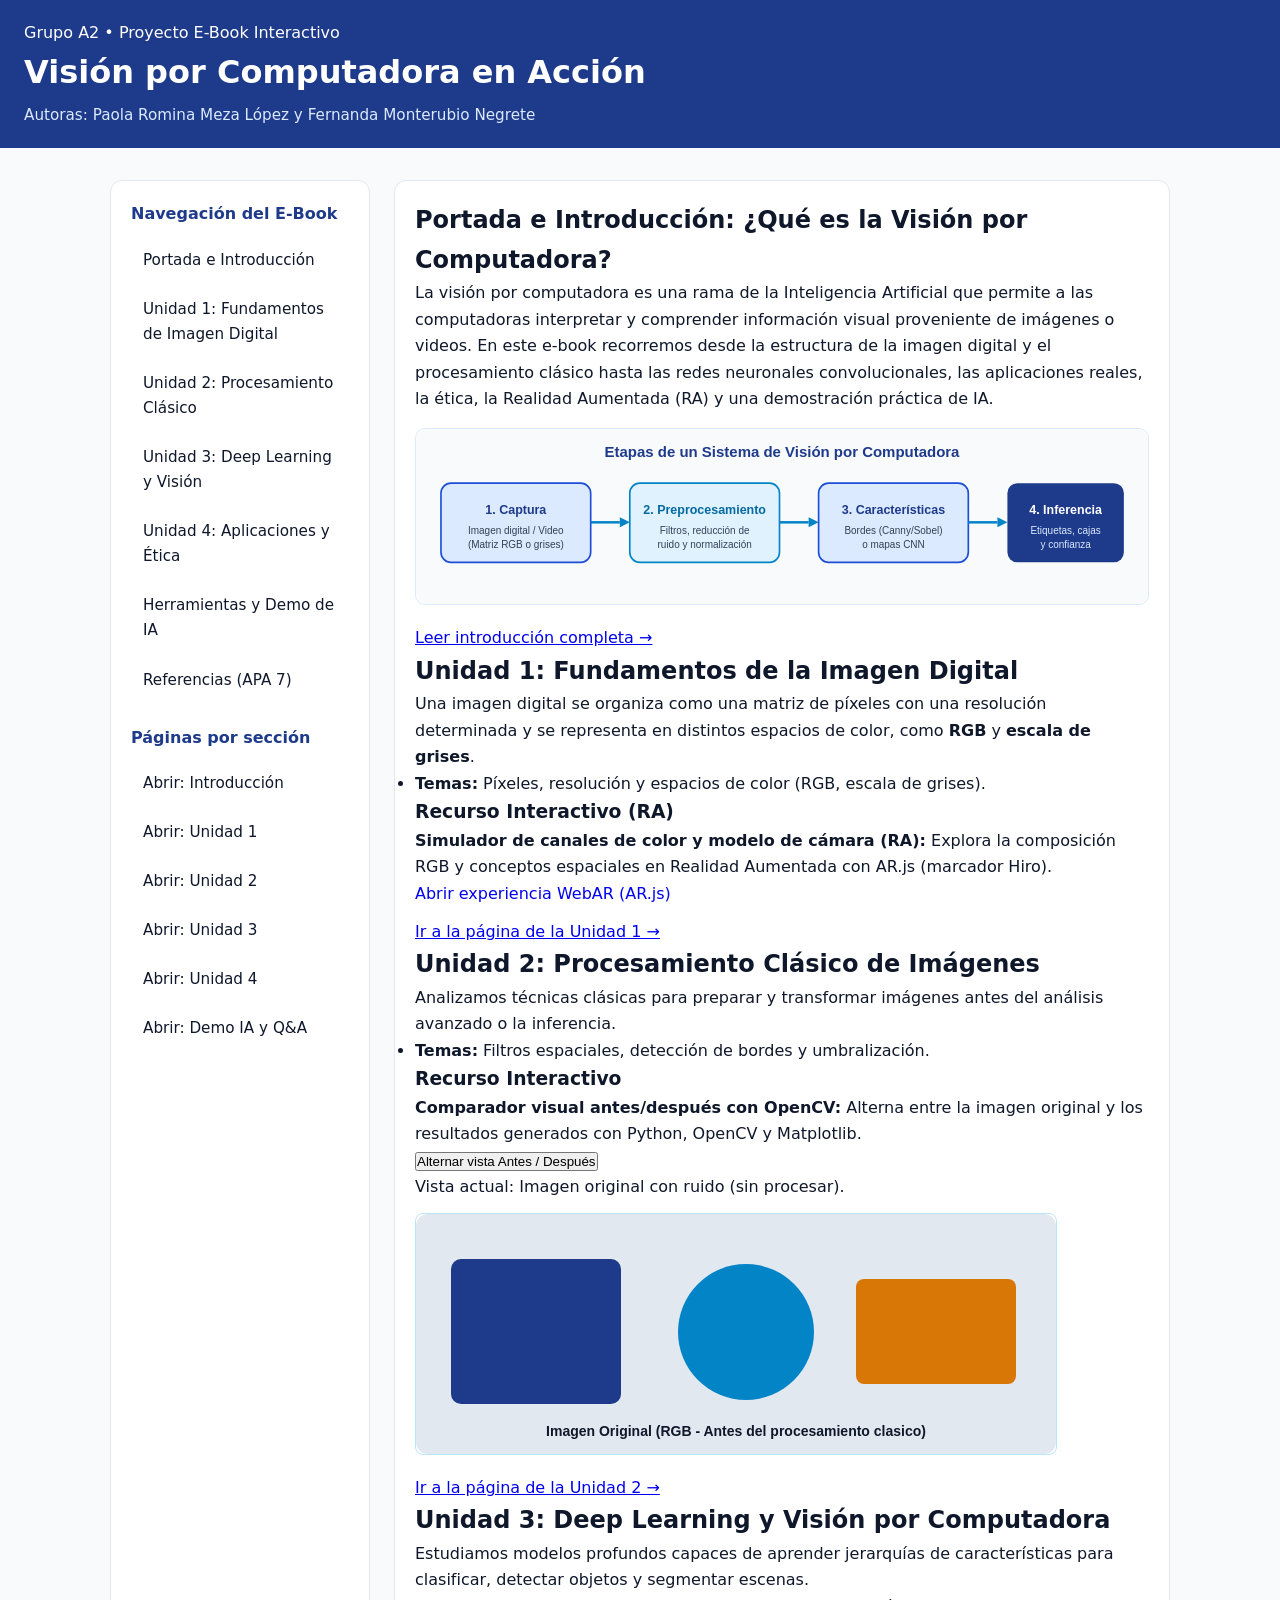
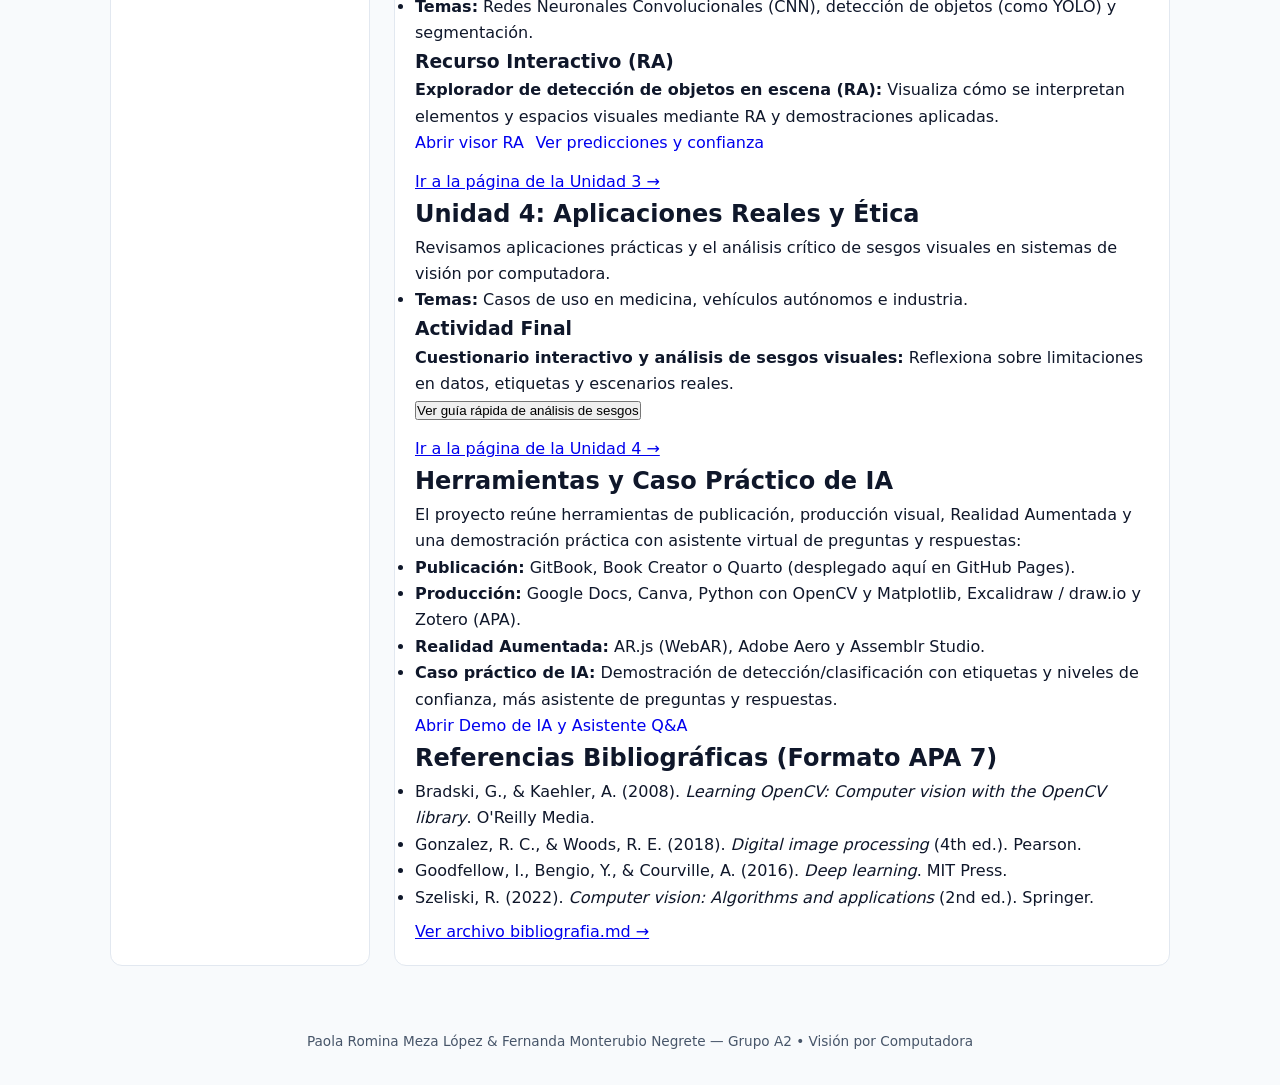
<file: index.html>
<!DOCTYPE html>
<html lang="es">
<head>
  <meta charset="UTF-8" />
  <meta name="viewport" content="width=device-width, initial-scale=1.0" />
  <title>E-Book Interactivo: Visión por Computadora, RA e IA</title>
  <link rel="stylesheet" href="styles.css" />
</head>
<body>
  <header class="topbar">
    <div class="container">
      <span class="badge">Grupo A2 • Proyecto E-Book Interactivo</span>
      <h1>Visión por Computadora en Acción</h1>
      <p>Autoras: Paola Romina Meza López y Fernanda Monterubio Negrete</p>
    </div>
  </header>

  <div class="layout">
    <aside class="sidebar">
      <h2>Navegación del E-Book</h2>
      <ul class="nav-list">
        <li><a href="#introduccion">Portada e Introducción</a></li>
        <li><a href="#unidad-1">Unidad 1: Fundamentos de Imagen Digital</a></li>
        <li><a href="#unidad-2">Unidad 2: Procesamiento Clásico</a></li>
        <li><a href="#unidad-3">Unidad 3: Deep Learning y Visión</a></li>
        <li><a href="#unidad-4">Unidad 4: Aplicaciones y Ética</a></li>
        <li><a href="#herramientas">Herramientas y Demo de IA</a></li>
        <li><a href="#referencias">Referencias (APA 7)</a></li>
      </ul>

      <h2 style="margin-top: 1.5rem;">Páginas por sección</h2>
      <ul class="nav-list">
        <li><a href="secciones/introduccion.html">Abrir: Introducción</a></li>
        <li><a href="secciones/unidad-1.html">Abrir: Unidad 1</a></li>
        <li><a href="secciones/unidad-2.html">Abrir: Unidad 2</a></li>
        <li><a href="secciones/unidad-3.html">Abrir: Unidad 3</a></li>
        <li><a href="secciones/unidad-4.html">Abrir: Unidad 4</a></li>
        <li><a href="demo_ia/index.html">Abrir: Demo IA y Q&amp;A</a></li>
      </ul>
    </aside>

    <main class="content">
      <!-- PORTADA E INTRODUCCIÓN -->
      <section id="introduccion">
        <h2>Portada e Introducción: ¿Qué es la Visión por Computadora?</h2>
        <p>
          La visión por computadora es una rama de la Inteligencia Artificial que permite a las computadoras interpretar y comprender información visual proveniente de imágenes o videos. En este e-book recorremos desde la estructura de la imagen digital y el procesamiento clásico hasta las redes neuronales convolucionales, las aplicaciones reales, la ética, la Realidad Aumentada (RA) y una demostración práctica de IA.
        </p>
        <img
          src="assets/diagramas/pipeline-vision.svg"
          alt="Etapas de un sistema de visión por computadora: captura, preprocesamiento, características e inferencia"
          style="max-width: 100%; height: auto; border-radius: 10px; margin-top: 1rem; border: 1px solid #dbeafe;"
        />
        <p style="margin-top: 0.75rem;">
          <a href="secciones/introduccion.html">Leer introducción completa →</a>
        </p>
      </section>

      <!-- UNIDAD 1 -->
      <section id="unidad-1" class="bloque">
        <h2>Unidad 1: Fundamentos de la Imagen Digital</h2>
        <p>
          Una imagen digital se organiza como una matriz de píxeles con una resolución determinada y se representa en distintos espacios de color, como <strong>RGB</strong> y <strong>escala de grises</strong>.
        </p>
        <ul>
          <li><strong>Temas:</strong> Píxeles, resolución y espacios de color (RGB, escala de grises).</li>
        </ul>
        <div class="recurso-box">
          <h3>Recurso Interactivo (RA)</h3>
          <p><strong>Simulador de canales de color y modelo de cámara (RA):</strong> Explora la composición RGB y conceptos espaciales en Realidad Aumentada con AR.js (marcador Hiro).</p>
          <a href="assets/ra_assets/visor-ra.html" class="btn" style="display: inline-block; text-decoration: none;">Abrir experiencia WebAR (AR.js)</a>
        </div>
        <p style="margin-top: 0.75rem;">
          <a href="secciones/unidad-1.html">Ir a la página de la Unidad 1 →</a>
        </p>
      </section>

      <!-- UNIDAD 2 -->
      <section id="unidad-2" class="bloque">
        <h2>Unidad 2: Procesamiento Clásico de Imágenes</h2>
        <p>
          Analizamos técnicas clásicas para preparar y transformar imágenes antes del análisis avanzado o la inferencia.
        </p>
        <ul>
          <li><strong>Temas:</strong> Filtros espaciales, detección de bordes y umbralización.</li>
        </ul>
        <div class="recurso-box">
          <h3>Recurso Interactivo</h3>
          <p><strong>Comparador visual antes/después con OpenCV:</strong> Alterna entre la imagen original y los resultados generados con Python, OpenCV y Matplotlib.</p>
          <button type="button" class="btn" onclick="alternarComparador()">Alternar vista Antes / Después</button>
          <p id="comparador-texto" class="nota-dinamica">Vista actual: Imagen original con ruido (sin procesar).</p>
          <img
            id="img-comparador"
            src="assets/imagenes_opencv/original.svg"
            alt="Imagen original sin procesar"
            style="max-width: 100%; height: auto; border-radius: 8px; margin-top: 0.75rem; border: 1px solid #bae6fd;"
          />
        </div>
        <p style="margin-top: 0.75rem;">
          <a href="secciones/unidad-2.html">Ir a la página de la Unidad 2 →</a>
        </p>
      </section>

      <!-- UNIDAD 3 -->
      <section id="unidad-3" class="bloque">
        <h2>Unidad 3: Deep Learning y Visión por Computadora</h2>
        <p>
          Estudiamos modelos profundos capaces de aprender jerarquías de características para clasificar, detectar objetos y segmentar escenas.
        </p>
        <ul>
          <li><strong>Temas:</strong> Redes Neuronales Convolucionales (CNN), detección de objetos (como YOLO) y segmentación.</li>
        </ul>
        <div class="recurso-box">
          <h3>Recurso Interactivo (RA)</h3>
          <p><strong>Explorador de detección de objetos en escena (RA):</strong> Visualiza cómo se interpretan elementos y espacios visuales mediante RA y demostraciones aplicadas.</p>
          <a href="assets/ra_assets/visor-ra.html" class="btn" style="display: inline-block; text-decoration: none;">Abrir visor RA</a>
          <a href="demo_ia/index.html" class="btn" style="display: inline-block; text-decoration: none; margin-left: 0.4rem;">Ver predicciones y confianza</a>
        </div>
        <p style="margin-top: 0.75rem;">
          <a href="secciones/unidad-3.html">Ir a la página de la Unidad 3 →</a>
        </p>
      </section>

      <!-- UNIDAD 4 -->
      <section id="unidad-4" class="bloque">
        <h2>Unidad 4: Aplicaciones Reales y Ética</h2>
        <p>
          Revisamos aplicaciones prácticas y el análisis crítico de sesgos visuales en sistemas de visión por computadora.
        </p>
        <ul>
          <li><strong>Temas:</strong> Casos de uso en medicina, vehículos autónomos e industria.</li>
        </ul>
        <div class="recurso-box">
          <h3>Actividad Final</h3>
          <p><strong>Cuestionario interactivo y análisis de sesgos visuales:</strong> Reflexiona sobre limitaciones en datos, etiquetas y escenarios reales.</p>
          <button type="button" class="btn" onclick="mostrarPistaEtica()">Ver guía rápida de análisis de sesgos</button>
          <p id="pista-etica" class="nota-dinamica"></p>
        </div>
        <p style="margin-top: 0.75rem;">
          <a href="secciones/unidad-4.html">Ir a la página de la Unidad 4 →</a>
        </p>
      </section>

      <!-- HERRAMIENTAS Y DEMO DE IA -->
      <section id="herramientas" class="bloque">
        <h2>Herramientas y Caso Práctico de IA</h2>
        <p>
          El proyecto reúne herramientas de publicación, producción visual, Realidad Aumentada y una demostración práctica con asistente virtual de preguntas y respuestas:
        </p>
        <ul>
          <li><strong>Publicación:</strong> GitBook, Book Creator o Quarto (desplegado aquí en GitHub Pages).</li>
          <li><strong>Producción:</strong> Google Docs, Canva, Python con OpenCV y Matplotlib, Excalidraw / draw.io y Zotero (APA).</li>
          <li><strong>Realidad Aumentada:</strong> AR.js (WebAR), Adobe Aero y Assemblr Studio.</li>
          <li><strong>Caso práctico de IA:</strong> Demostración de detección/clasificación con etiquetas y niveles de confianza, más asistente de preguntas y respuestas.</li>
        </ul>
        <a href="demo_ia/index.html" class="btn" style="display: inline-block; text-decoration: none;">Abrir Demo de IA y Asistente Q&amp;A</a>
      </section>

      <!-- REFERENCIAS APA 7 -->
      <section id="referencias" class="bloque">
        <h2>Referencias Bibliográficas (Formato APA 7)</h2>
        <ul class="apa-list">
          <li>Bradski, G., &amp; Kaehler, A. (2008). <em>Learning OpenCV: Computer vision with the OpenCV library</em>. O'Reilly Media.</li>
          <li>Gonzalez, R. C., &amp; Woods, R. E. (2018). <em>Digital image processing</em> (4th ed.). Pearson.</li>
          <li>Goodfellow, I., Bengio, Y., &amp; Courville, A. (2016). <em>Deep learning</em>. MIT Press.</li>
          <li>Szeliski, R. (2022). <em>Computer vision: Algorithms and applications</em> (2nd ed.). Springer.</li>
        </ul>
        <p style="margin-top: 0.5rem;">
          <a href="referencias/bibliografia.md">Ver archivo bibliografia.md →</a>
        </p>
      </section>
    </main>
  </div>

  <footer class="footer">
    Paola Romina Meza López &amp; Fernanda Monterubio Negrete — Grupo A2 • Visión por Computadora
  </footer>

  <script src="app.js"></script>
</body>
</html>
</file>
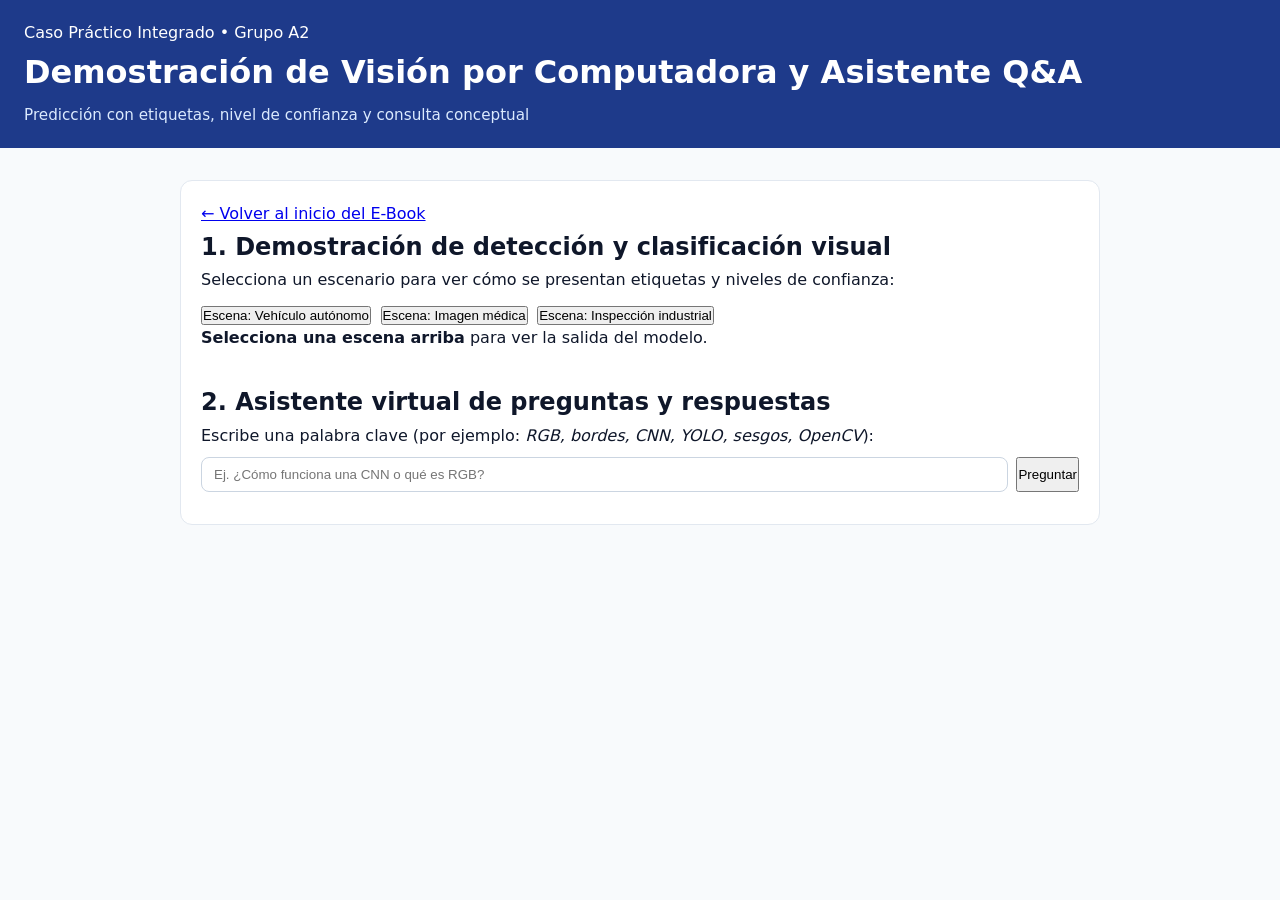
<file: demo_ia/index.html>
<!DOCTYPE html>
<html lang="es">
<head>
  <meta charset="UTF-8" />
  <meta name="viewport" content="width=device-width, initial-scale=1.0" />
  <title>Demo de IA y Asistente — Visión por Computadora</title>
  <link rel="stylesheet" href="../styles.css" />
</head>
<body>
  <header class="topbar">
    <div class="container">
      <span class="badge">Caso Práctico Integrado • Grupo A2</span>
      <h1>Demostración de Visión por Computadora y Asistente Q&amp;A</h1>
      <p>Predicción con etiquetas, nivel de confianza y consulta conceptual</p>
    </div>
  </header>

  <main class="content" style="max-width: 920px; margin: 2rem auto;">
    <p><a href="../index.html">← Volver al inicio del E-Book</a></p>

    <h2>1. Demostración de detección y clasificación visual</h2>
    <p>Selecciona un escenario para ver cómo se presentan etiquetas y niveles de confianza:</p>

    <div style="display: flex; flex-wrap: wrap; gap: 0.6rem; margin-top: 0.75rem;">
      <button type="button" class="btn" onclick="ejecutarDemo('vial')">Escena: Vehículo autónomo</button>
      <button type="button" class="btn" onclick="ejecutarDemo('medica')">Escena: Imagen médica</button>
      <button type="button" class="btn" onclick="ejecutarDemo('industria')">Escena: Inspección industrial</button>
    </div>

    <div class="recurso-box" id="panel-prediccion">
      <p><strong>Selecciona una escena arriba</strong> para ver la salida del modelo.</p>
    </div>

    <h2 style="margin-top: 2rem;">2. Asistente virtual de preguntas y respuestas</h2>
    <p>Escribe una palabra clave (por ejemplo: <em>RGB, bordes, CNN, YOLO, sesgos, OpenCV</em>):</p>
    <div style="display: flex; gap: 0.5rem; flex-wrap: wrap; margin-top: 0.5rem;">
      <input type="text" id="input-pregunta" placeholder="Ej. ¿Cómo funciona una CNN o qué es RGB?" style="flex: 1; min-width: 240px; padding: 0.55rem 0.75rem; border: 1px solid #cbd5e1; border-radius: 8px;" />
      <button type="button" class="btn" style="margin-top: 0;" onclick="consultarAsistente()">Preguntar</button>
    </div>
    <p id="respuesta-asistente" class="nota-dinamica" style="margin-top: 0.75rem;"></p>
  </main>

  <script>
    function ejecutarDemo(caso) {
      const panel = document.getElementById("panel-prediccion");
      const datos = {
        vial: {
          arquitectura: "Detección de objetos en tiempo real (arquitectura tipo YOLO)",
          entrada: "Fotograma urbano frontal (1280×720 px, RGB)",
          predicciones: [
            "Peatón en cruce — Confianza: 96.4%",
            "Semáforo en verde — Confianza: 92.1%",
            "Carril vehicular — Confianza: 89.7%"
          ]
        },
        medica: {
          arquitectura: "Segmentación y clasificación visual (CNN)",
          entrada: "Radiografía de tórax en escala de grises (512×512 px)",
          predicciones: [
            "Región pulmonar segmentada — Confianza: 94.8%",
            "Sin hallazgos anómalos críticos — Confianza: 88.5%"
          ]
        },
        industria: {
          arquitectura: "Inspección de calidad automatizada (CNN + filtros previos)",
          entrada: "Pieza manufacturada en banda transportadora",
          predicciones: [
            "Pieza conforme a tolerancia — Confianza: 97.2%",
            "Alineación correcta — Confianza: 93.0%"
          ]
        }
      };

      const item = datos[caso];
      panel.innerHTML = `
        <p><strong>Arquitectura:</strong> ${item.arquitectura}</p>
        <p><strong>Imagen de entrada:</strong> ${item.entrada}</p>
        <p><strong>Predicciones y confianza:</strong></p>
        <ul>${item.predicciones.map(p => `<li>${p}</li>`).join("")}</ul>
      `;
    }

    function consultarAsistente() {
      const texto = document.getElementById("input-pregunta").value.toLowerCase();
      const salida = document.getElementById("respuesta-asistente");

      if (texto.includes("rgb") || texto.includes("gris") || texto.includes("pixel")) {
        salida.textContent = "Una imagen digital es una matriz de píxeles. RGB combina tres canales (rojo, verde y azul), mientras que la escala de grises usa un solo canal de luminancia (Gonzalez & Woods, 2018).";
      } else if (texto.includes("borde") || texto.includes("filtro") || texto.includes("opencv") || texto.includes("umbral")) {
        salida.textContent = "El procesamiento clásico usa filtros espaciales (como el gaussiano), detección de bordes (Canny/Sobel) y umbralización (como Otsu) para extraer estructura con OpenCV (Bradski & Kaehler, 2008).";
      } else if (texto.includes("cnn") || texto.includes("yolo") || texto.includes("deep") || texto.includes("segment")) {
        salida.textContent = "Las Redes Neuronales Convolucionales (CNN) aprenden características visuales jerárquicas para clasificar, detectar objetos (como YOLO) o segmentar regiones a nivel de píxel (Goodfellow et al., 2016; Szeliski, 2022).";
      } else if (texto.includes("sesgo") || texto.includes("etica") || texto.includes("ética")) {
        salida.textContent = "Los sesgos visuales surgen cuando los datos de entrenamiento no representan adecuadamente distintos entornos, iluminación o grupos humanos, generando fallos desiguales en producción.";
      } else {
        salida.textContent = "Puedo ayudarte con temas del e-book: píxeles y RGB, filtros y bordes con OpenCV, redes CNN/YOLO, aplicaciones reales o sesgos visuales. Intenta incluir una de esas palabras clave.";
      }
    }
  </script>
</body>
</html>
</file>
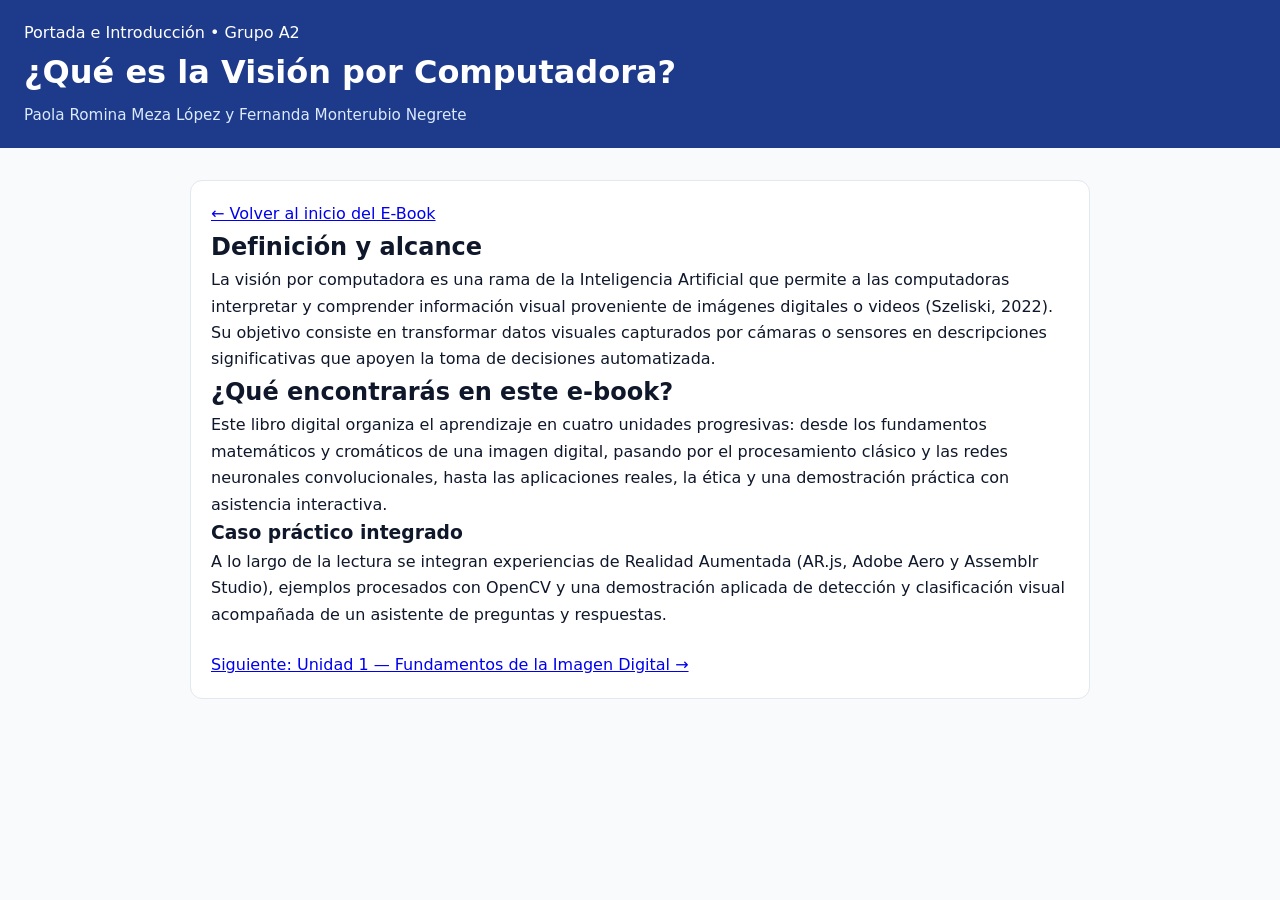
<file: secciones/introduccion.html>
<!DOCTYPE html>
<html lang="es">
<head>
  <meta charset="UTF-8" />
  <meta name="viewport" content="width=device-width, initial-scale=1.0" />
  <title>Introducción — Visión por Computadora</title>
  <link rel="stylesheet" href="../styles.css" />
</head>
<body>
  <header class="topbar">
    <div class="container">
      <span class="badge">Portada e Introducción • Grupo A2</span>
      <h1>¿Qué es la Visión por Computadora?</h1>
      <p>Paola Romina Meza López y Fernanda Monterubio Negrete</p>
    </div>
  </header>

  <main class="content" style="max-width: 900px; margin: 2rem auto;">
    <p><a href="../index.html">← Volver al inicio del E-Book</a></p>

    <h2>Definición y alcance</h2>
    <p>
      La visión por computadora es una rama de la Inteligencia Artificial que permite a las computadoras interpretar y comprender información visual proveniente de imágenes digitales o videos (Szeliski, 2022). Su objetivo consiste en transformar datos visuales capturados por cámaras o sensores en descripciones significativas que apoyen la toma de decisiones automatizada.
    </p>

    <h2>¿Qué encontrarás en este e-book?</h2>
    <p>
      Este libro digital organiza el aprendizaje en cuatro unidades progresivas: desde los fundamentos matemáticos y cromáticos de una imagen digital, pasando por el procesamiento clásico y las redes neuronales convolucionales, hasta las aplicaciones reales, la ética y una demostración práctica con asistencia interactiva.
    </p>

    <div class="recurso-box">
      <h3>Caso práctico integrado</h3>
      <p>
        A lo largo de la lectura se integran experiencias de Realidad Aumentada (AR.js, Adobe Aero y Assemblr Studio), ejemplos procesados con OpenCV y una demostración aplicada de detección y clasificación visual acompañada de un asistente de preguntas y respuestas.
      </p>
    </div>

    <p style="margin-top: 1.5rem;"><a href="unidad-1.html">Siguiente: Unidad 1 — Fundamentos de la Imagen Digital →</a></p>
  </main>
</body>
</html>
</file>
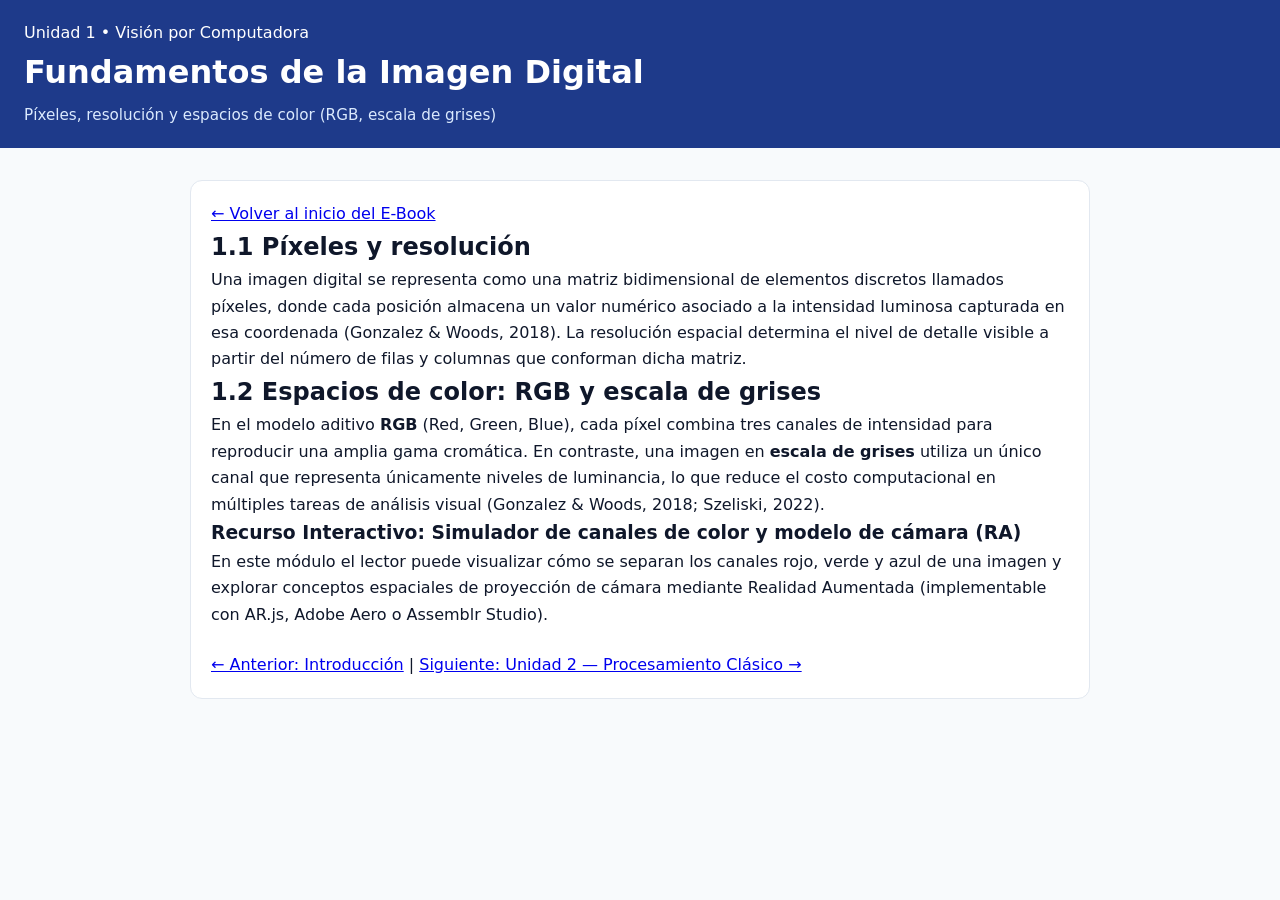
<file: secciones/unidad-1.html>
<!DOCTYPE html>
<html lang="es">
<head>
  <meta charset="UTF-8" />
  <meta name="viewport" content="width=device-width, initial-scale=1.0" />
  <title>Unidad 1 — Fundamentos de la Imagen Digital</title>
  <link rel="stylesheet" href="../styles.css" />
</head>
<body>
  <header class="topbar">
    <div class="container">
      <span class="badge">Unidad 1 • Visión por Computadora</span>
      <h1>Fundamentos de la Imagen Digital</h1>
      <p>Píxeles, resolución y espacios de color (RGB, escala de grises)</p>
    </div>
  </header>

  <main class="content" style="max-width: 900px; margin: 2rem auto;">
    <p><a href="../index.html">← Volver al inicio del E-Book</a></p>

    <h2>1.1 Píxeles y resolución</h2>
    <p>
      Una imagen digital se representa como una matriz bidimensional de elementos discretos llamados píxeles, donde cada posición almacena un valor numérico asociado a la intensidad luminosa capturada en esa coordenada (Gonzalez &amp; Woods, 2018). La resolución espacial determina el nivel de detalle visible a partir del número de filas y columnas que conforman dicha matriz.
    </p>

    <h2>1.2 Espacios de color: RGB y escala de grises</h2>
    <p>
      En el modelo aditivo <strong>RGB</strong> (Red, Green, Blue), cada píxel combina tres canales de intensidad para reproducir una amplia gama cromática. En contraste, una imagen en <strong>escala de grises</strong> utiliza un único canal que representa únicamente niveles de luminancia, lo que reduce el costo computacional en múltiples tareas de análisis visual (Gonzalez &amp; Woods, 2018; Szeliski, 2022).
    </p>

    <div class="recurso-box">
      <h3>Recurso Interactivo: Simulador de canales de color y modelo de cámara (RA)</h3>
      <p>
        En este módulo el lector puede visualizar cómo se separan los canales rojo, verde y azul de una imagen y explorar conceptos espaciales de proyección de cámara mediante Realidad Aumentada (implementable con AR.js, Adobe Aero o Assemblr Studio).
      </p>
    </div>

    <p style="margin-top: 1.5rem;">
      <a href="introduccion.html">← Anterior: Introducción</a> |
      <a href="unidad-2.html">Siguiente: Unidad 2 — Procesamiento Clásico →</a>
    </p>
  </main>
</body>
</html>
</file>
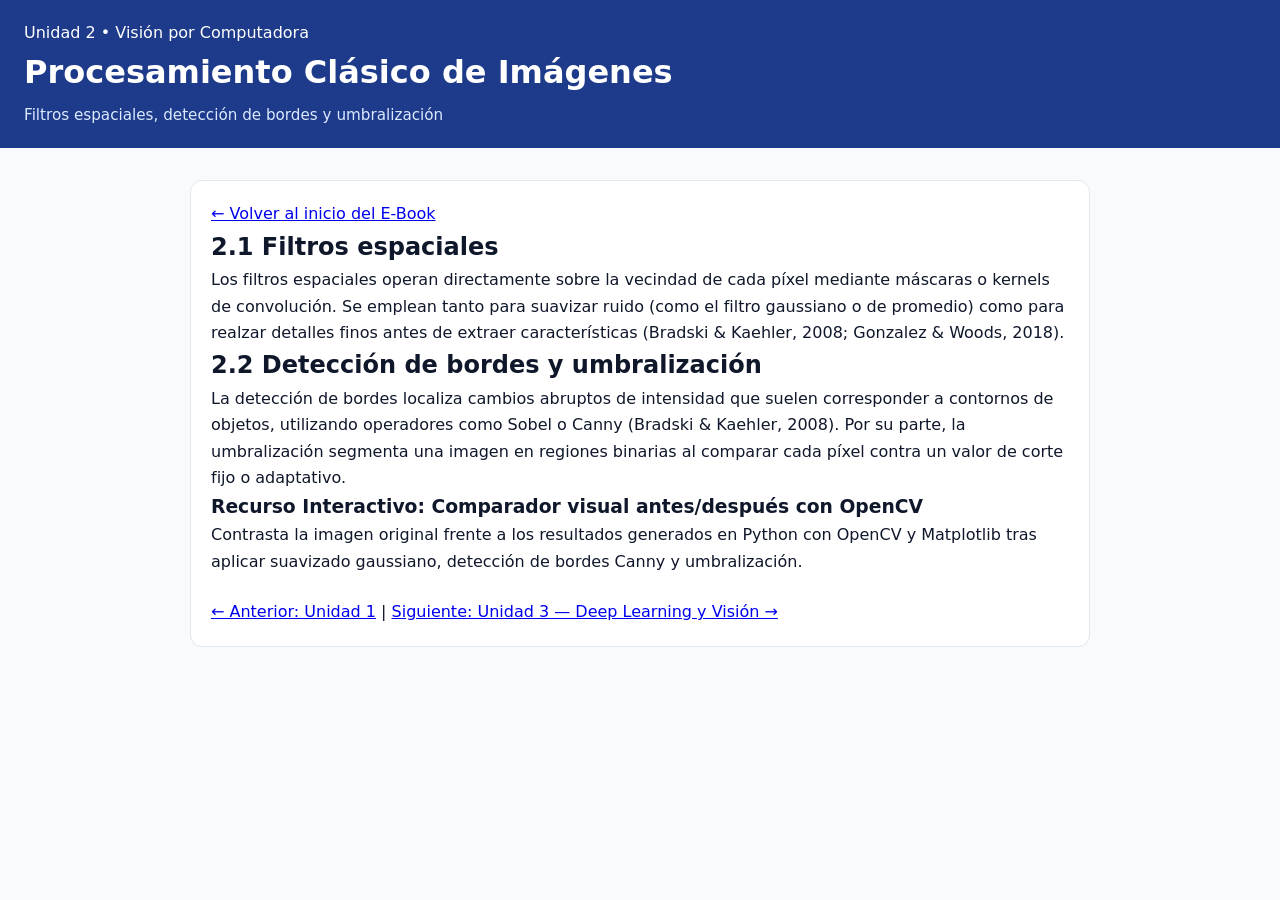
<file: secciones/unidad-2.html>
<!DOCTYPE html>
<html lang="es">
<head>
  <meta charset="UTF-8" />
  <meta name="viewport" content="width=device-width, initial-scale=1.0" />
  <title>Unidad 2 — Procesamiento Clásico de Imágenes</title>
  <link rel="stylesheet" href="../styles.css" />
</head>
<body>
  <header class="topbar">
    <div class="container">
      <span class="badge">Unidad 2 • Visión por Computadora</span>
      <h1>Procesamiento Clásico de Imágenes</h1>
      <p>Filtros espaciales, detección de bordes y umbralización</p>
    </div>
  </header>

  <main class="content" style="max-width: 900px; margin: 2rem auto;">
    <p><a href="../index.html">← Volver al inicio del E-Book</a></p>

    <h2>2.1 Filtros espaciales</h2>
    <p>
      Los filtros espaciales operan directamente sobre la vecindad de cada píxel mediante máscaras o kernels de convolución. Se emplean tanto para suavizar ruido (como el filtro gaussiano o de promedio) como para realzar detalles finos antes de extraer características (Bradski &amp; Kaehler, 2008; Gonzalez &amp; Woods, 2018).
    </p>

    <h2>2.2 Detección de bordes y umbralización</h2>
    <p>
      La detección de bordes localiza cambios abruptos de intensidad que suelen corresponder a contornos de objetos, utilizando operadores como Sobel o Canny (Bradski &amp; Kaehler, 2008). Por su parte, la umbralización segmenta una imagen en regiones binarias al comparar cada píxel contra un valor de corte fijo o adaptativo.
    </p>

    <div class="recurso-box">
      <h3>Recurso Interactivo: Comparador visual antes/después con OpenCV</h3>
      <p>
        Contrasta la imagen original frente a los resultados generados en Python con OpenCV y Matplotlib tras aplicar suavizado gaussiano, detección de bordes Canny y umbralización.
      </p>
    </div>

    <p style="margin-top: 1.5rem;">
      <a href="unidad-1.html">← Anterior: Unidad 1</a> |
      <a href="unidad-3.html">Siguiente: Unidad 3 — Deep Learning y Visión →</a>
    </p>
  </main>
</body>
</html>
</file>
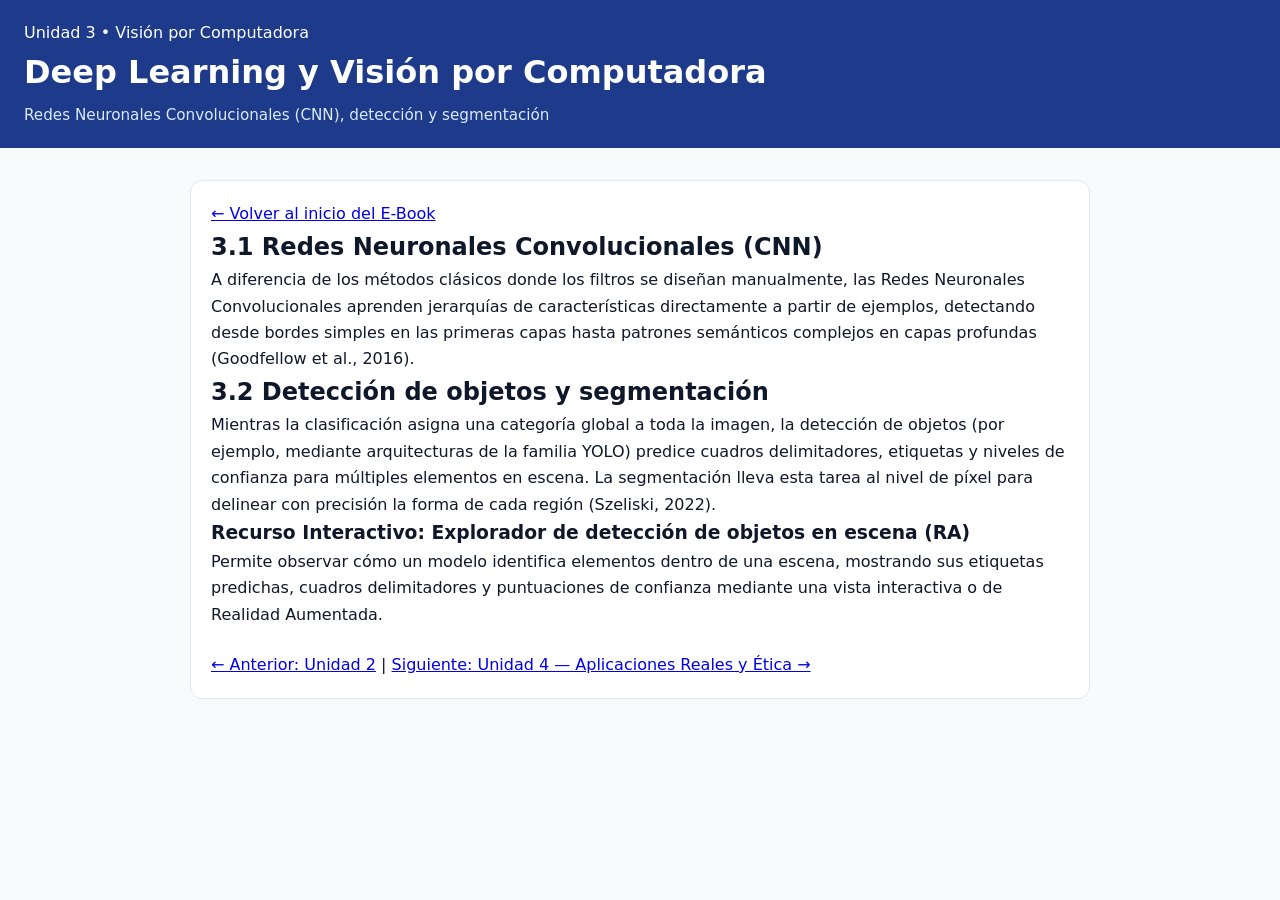
<file: secciones/unidad-3.html>
<!DOCTYPE html>
<html lang="es">
<head>
  <meta charset="UTF-8" />
  <meta name="viewport" content="width=device-width, initial-scale=1.0" />
  <title>Unidad 3 — Deep Learning y Visión por Computadora</title>
  <link rel="stylesheet" href="../styles.css" />
</head>
<body>
  <header class="topbar">
    <div class="container">
      <span class="badge">Unidad 3 • Visión por Computadora</span>
      <h1>Deep Learning y Visión por Computadora</h1>
      <p>Redes Neuronales Convolucionales (CNN), detección y segmentación</p>
    </div>
  </header>

  <main class="content" style="max-width: 900px; margin: 2rem auto;">
    <p><a href="../index.html">← Volver al inicio del E-Book</a></p>

    <h2>3.1 Redes Neuronales Convolucionales (CNN)</h2>
    <p>
      A diferencia de los métodos clásicos donde los filtros se diseñan manualmente, las Redes Neuronales Convolucionales aprenden jerarquías de características directamente a partir de ejemplos, detectando desde bordes simples en las primeras capas hasta patrones semánticos complejos en capas profundas (Goodfellow et al., 2016).
    </p>

    <h2>3.2 Detección de objetos y segmentación</h2>
    <p>
      Mientras la clasificación asigna una categoría global a toda la imagen, la detección de objetos (por ejemplo, mediante arquitecturas de la familia YOLO) predice cuadros delimitadores, etiquetas y niveles de confianza para múltiples elementos en escena. La segmentación lleva esta tarea al nivel de píxel para delinear con precisión la forma de cada región (Szeliski, 2022).
    </p>

    <div class="recurso-box">
      <h3>Recurso Interactivo: Explorador de detección de objetos en escena (RA)</h3>
      <p>
        Permite observar cómo un modelo identifica elementos dentro de una escena, mostrando sus etiquetas predichas, cuadros delimitadores y puntuaciones de confianza mediante una vista interactiva o de Realidad Aumentada.
      </p>
    </div>

    <p style="margin-top: 1.5rem;">
      <a href="unidad-2.html">← Anterior: Unidad 2</a> |
      <a href="unidad-4.html">Siguiente: Unidad 4 — Aplicaciones Reales y Ética →</a>
    </p>
  </main>
</body>
</html>
</file>
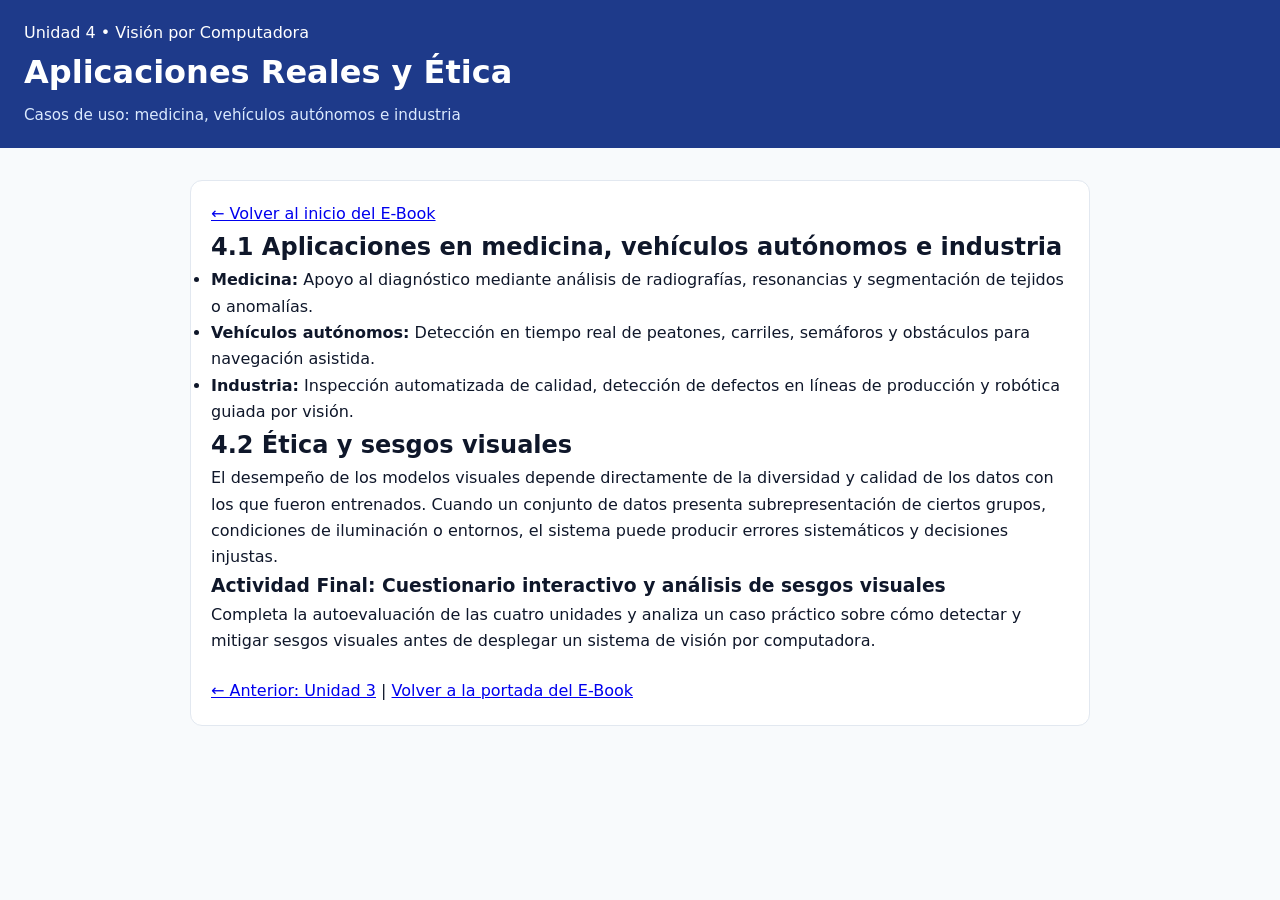
<file: secciones/unidad-4.html>
<!DOCTYPE html>
<html lang="es">
<head>
  <meta charset="UTF-8" />
  <meta name="viewport" content="width=device-width, initial-scale=1.0" />
  <title>Unidad 4 — Aplicaciones Reales y Ética</title>
  <link rel="stylesheet" href="../styles.css" />
</head>
<body>
  <header class="topbar">
    <div class="container">
      <span class="badge">Unidad 4 • Visión por Computadora</span>
      <h1>Aplicaciones Reales y Ética</h1>
      <p>Casos de uso: medicina, vehículos autónomos e industria</p>
    </div>
  </header>

  <main class="content" style="max-width: 900px; margin: 2rem auto;">
    <p><a href="../index.html">← Volver al inicio del E-Book</a></p>

    <h2>4.1 Aplicaciones en medicina, vehículos autónomos e industria</h2>
    <ul>
      <li><strong>Medicina:</strong> Apoyo al diagnóstico mediante análisis de radiografías, resonancias y segmentación de tejidos o anomalías.</li>
      <li><strong>Vehículos autónomos:</strong> Detección en tiempo real de peatones, carriles, semáforos y obstáculos para navegación asistida.</li>
      <li><strong>Industria:</strong> Inspección automatizada de calidad, detección de defectos en líneas de producción y robótica guiada por visión.</li>
    </ul>

    <h2>4.2 Ética y sesgos visuales</h2>
    <p>
      El desempeño de los modelos visuales depende directamente de la diversidad y calidad de los datos con los que fueron entrenados. Cuando un conjunto de datos presenta subrepresentación de ciertos grupos, condiciones de iluminación o entornos, el sistema puede producir errores sistemáticos y decisiones injustas.
    </p>

    <div class="recurso-box">
      <h3>Actividad Final: Cuestionario interactivo y análisis de sesgos visuales</h3>
      <p>
        Completa la autoevaluación de las cuatro unidades y analiza un caso práctico sobre cómo detectar y mitigar sesgos visuales antes de desplegar un sistema de visión por computadora.
      </p>
    </div>

    <p style="margin-top: 1.5rem;">
      <a href="unidad-3.html">← Anterior: Unidad 3</a> |
      <a href="../index.html">Volver a la portada del E-Book</a>
    </p>
  </main>
</body>
</html>
</file>
<file: styles.css>
:root {
  --bg: #f8fafc;
  --surface: #ffffff;
  --text: #0f172a;
  --muted: #475569;
  --primary: #1e3a8a;
  --accent: #0284c7;
  --border: #e2e8f0;
}

* {
  box-sizing: border-box;
  margin: 0;
  padding: 0;
}

body {
  font-family: system-ui, -apple-system, BlinkMacSystemFont, "Segoe UI", Roboto, sans-serif;
  background: var(--bg);
  color: var(--text);
  line-height: 1.65;
}

.topbar {
  background: var(--primary);
  color: #ffffff;
  padding: 1.25rem 1.5rem;
}

.topbar p {
  color: #dbeafe;
  font-size: 0.95rem;
  margin-top: 0.25rem;
}

.layout {
  max-width: 1100px;
  margin: 2rem auto;
  padding: 0 1.25rem;
  display: grid;
  grid-template-columns: 260px 1fr;
  gap: 1.5rem;
}

.sidebar, .content {
  background: var(--surface);
  border: 1px solid var(--border);
  border-radius: 12px;
  padding: 1.25rem;
}

.sidebar h2 {
  font-size: 1rem;
  margin-bottom: 0.75rem;
  color: var(--primary);
}

.nav-list {
  list-style: none;
  display: flex;
  flex-direction: column;
  gap: 0.5rem;
}

.nav-list a {
  display: block;
  padding: 0.5rem 0.75rem;
  border-radius: 8px;
  color: var(--text);
  text-decoration: none;
  font-size: 0.95rem;
}

.nav-list a:hover {
  background: #eff6ff;
  color: var(--primary);
}

.card {
  margin-top: 1rem;
  padding: 1rem;
  border-left: 4px solid var(--accent);
  background: #f0f9ff;
  border-radius: 0 8px 8px 0;
}

.footer {
  text-align: center;
  color: var(--muted);
  font-size: 0.85rem;
  padding: 2rem 1rem;
}

@media (max-width: 800px) {
  .layout {
    grid-template-columns: 1fr;
  }
}
</file>
